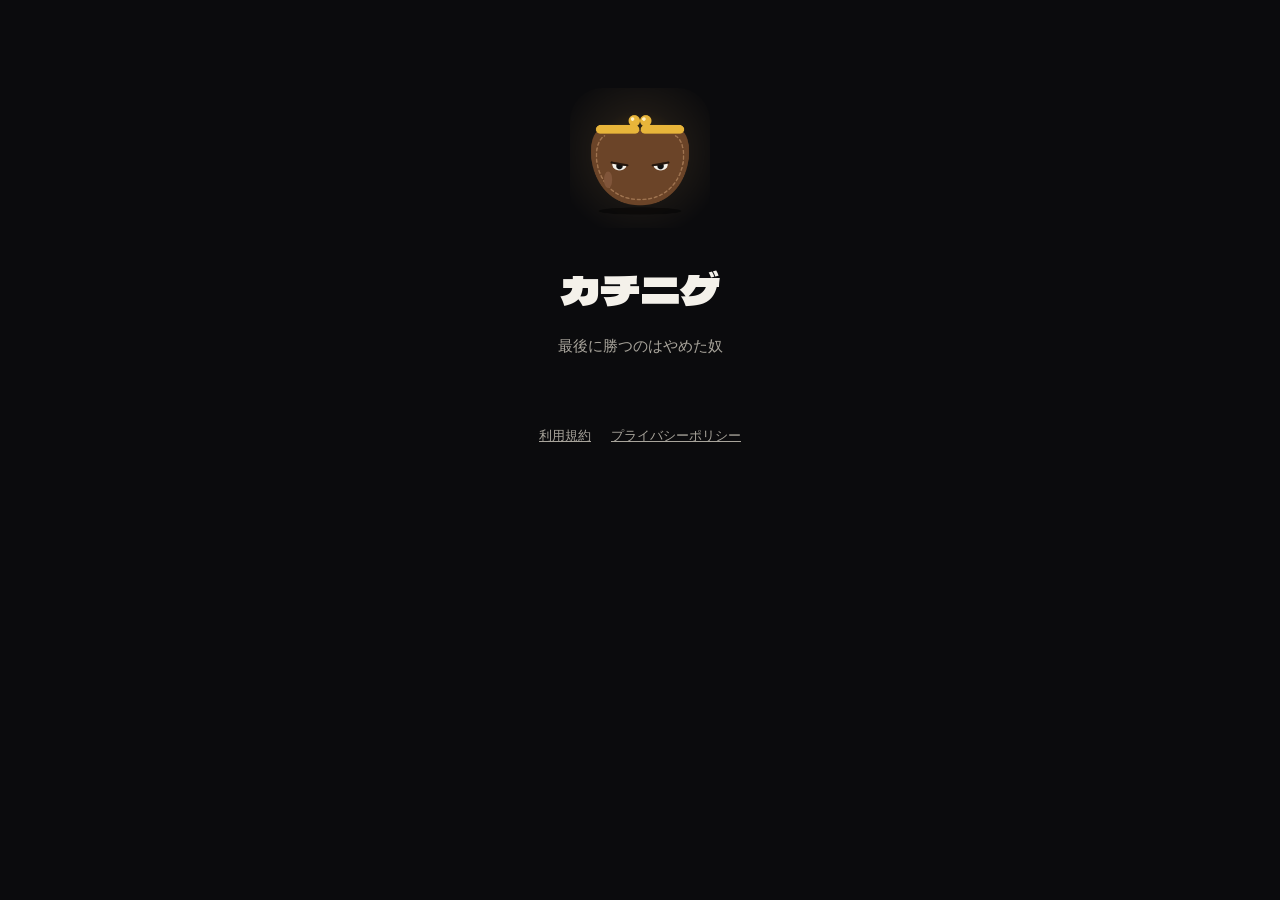
<file: index.html>
<!doctype html>
<html lang="ja">
<head>
<meta charset="utf-8">
<meta name="viewport" content="width=device-width, initial-scale=1">
<title>カチニゲ</title>
<meta name="description" content="ギャンブルとガチャをやめるアプリ。やめた日から浮いた金が毎秒増えていく。">
<link rel="preconnect" href="https://fonts.googleapis.com">
<link rel="stylesheet" href="https://fonts.googleapis.com/css2?family=Dela+Gothic+One&display=swap">
<link rel="stylesheet" href="style.css">
<link rel="icon" href="icon.png">
</head>
<body>
<main>
<div class="hero">
  <img src="icon.png" alt="カチニゲのアイコン ガマ吉">
  <h1>カチニゲ</h1>
  <p>最後に勝つのはやめた奴</p>
</div>
<footer style="justify-content:center">
  <a href="terms.html">利用規約</a>
  <a href="privacy.html">プライバシーポリシー</a>
</footer>
</main>
</body>
</html>
</file>
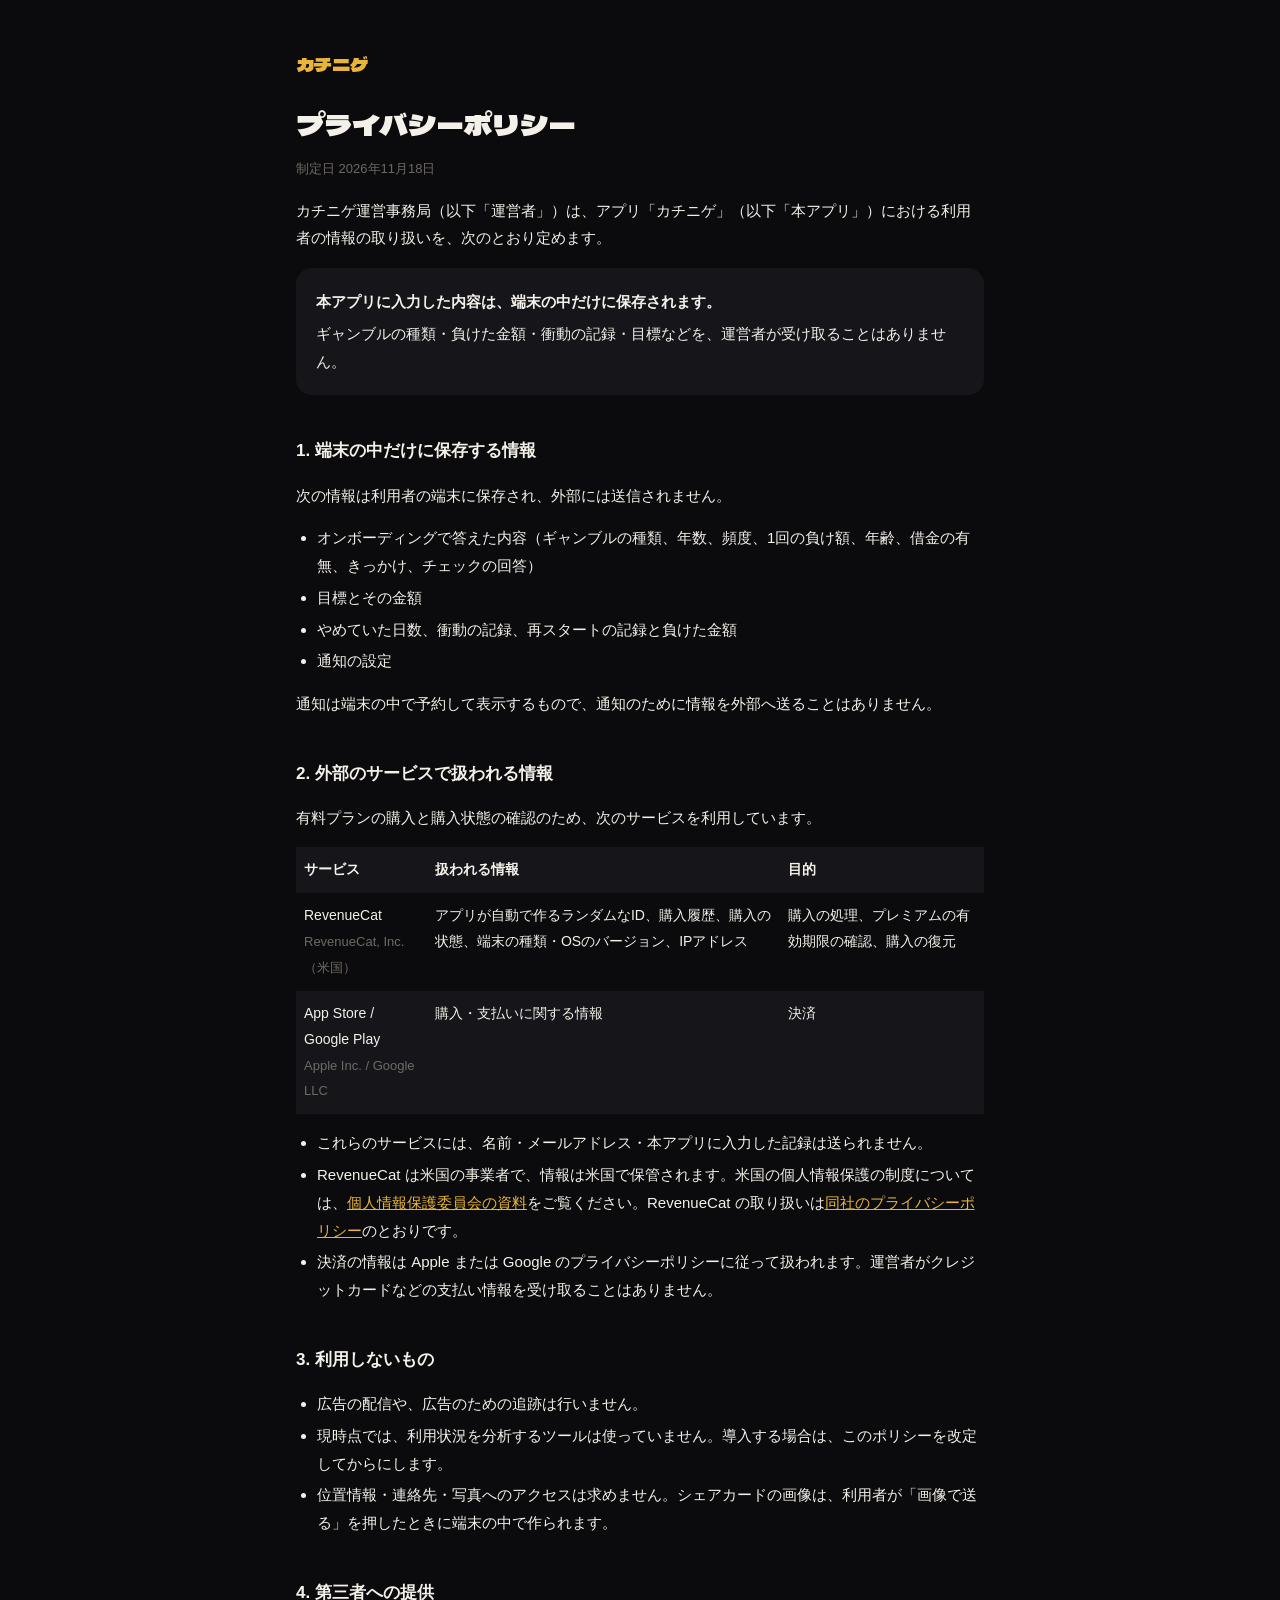
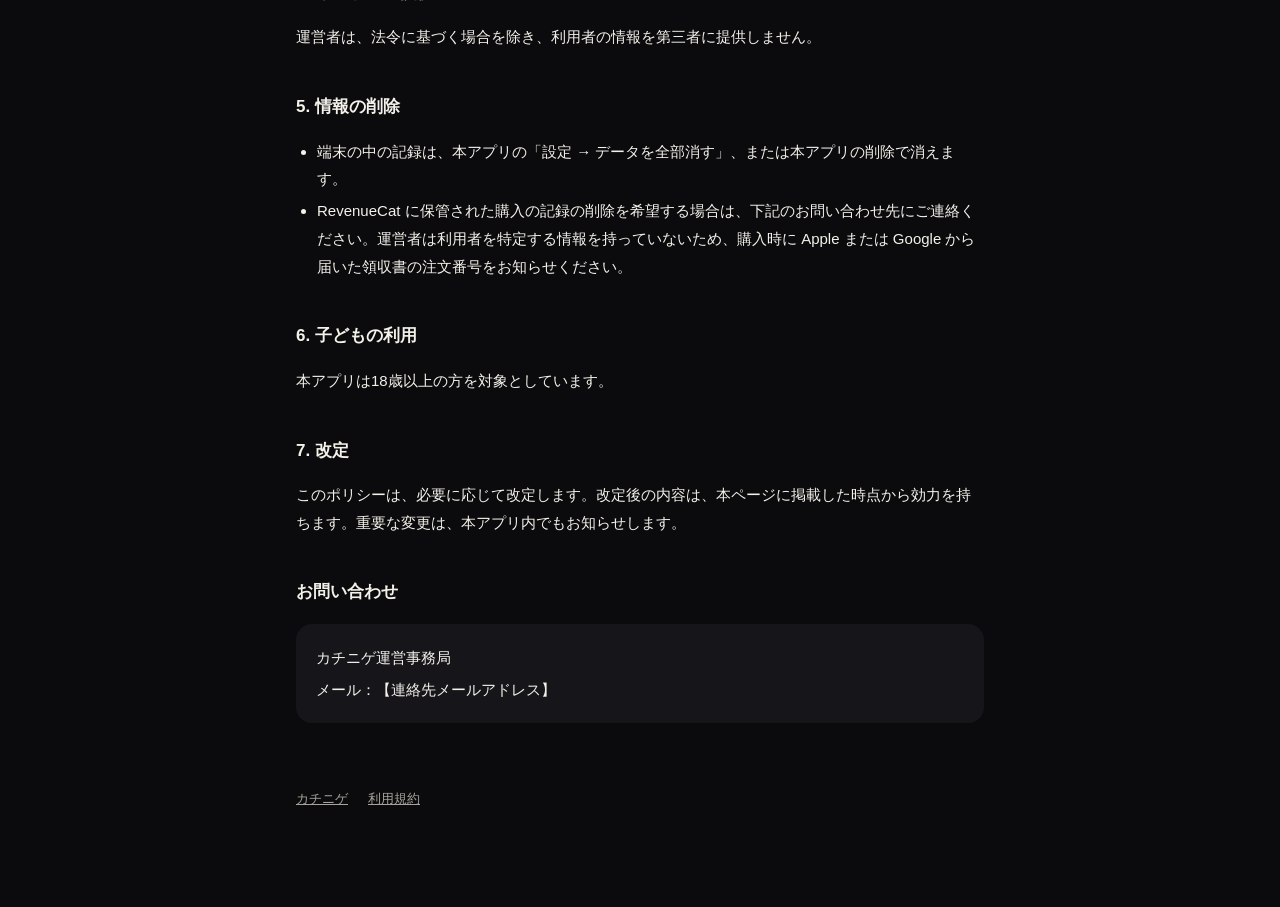
<file: privacy.html>
<!doctype html>
<html lang="ja">
<head>
<meta charset="utf-8">
<meta name="viewport" content="width=device-width, initial-scale=1">
<title>プライバシーポリシー | カチニゲ</title>
<link rel="preconnect" href="https://fonts.googleapis.com">
<link rel="stylesheet" href="https://fonts.googleapis.com/css2?family=Dela+Gothic+One&display=swap">
<link rel="stylesheet" href="style.css">
<link rel="icon" href="icon.png">
</head>
<body>
<main>
<a class="brand" href="./">カチニゲ</a>
<h1>プライバシーポリシー</h1>
<p class="meta">制定日 2026年11月18日</p>

<p>カチニゲ運営事務局（以下「運営者」）は、アプリ「カチニゲ」（以下「本アプリ」）における利用者の情報の取り扱いを、次のとおり定めます。</p>

<div class="box">
  <p><strong>本アプリに入力した内容は、端末の中だけに保存されます。</strong></p>
  <p>ギャンブルの種類・負けた金額・衝動の記録・目標などを、運営者が受け取ることはありません。</p>
</div>

<h2>1. 端末の中だけに保存する情報</h2>
<p>次の情報は利用者の端末に保存され、外部には送信されません。</p>
<ul>
  <li>オンボーディングで答えた内容（ギャンブルの種類、年数、頻度、1回の負け額、年齢、借金の有無、きっかけ、チェックの回答）</li>
  <li>目標とその金額</li>
  <li>やめていた日数、衝動の記録、再スタートの記録と負けた金額</li>
  <li>通知の設定</li>
</ul>
<p>通知は端末の中で予約して表示するもので、通知のために情報を外部へ送ることはありません。</p>

<h2>2. 外部のサービスで扱われる情報</h2>
<p>有料プランの購入と購入状態の確認のため、次のサービスを利用しています。</p>
<table>
  <tr><th>サービス</th><th>扱われる情報</th><th>目的</th></tr>
  <tr>
    <td>RevenueCat<br><span class="meta">RevenueCat, Inc.（米国）</span></td>
    <td>アプリが自動で作るランダムなID、購入履歴、購入の状態、端末の種類・OSのバージョン、IPアドレス</td>
    <td>購入の処理、プレミアムの有効期限の確認、購入の復元</td>
  </tr>
  <tr>
    <td>App Store / Google Play<br><span class="meta">Apple Inc. / Google LLC</span></td>
    <td>購入・支払いに関する情報</td>
    <td>決済</td>
  </tr>
</table>
<ul>
  <li>これらのサービスには、名前・メールアドレス・本アプリに入力した記録は送られません。</li>
  <li>RevenueCat は米国の事業者で、情報は米国で保管されます。米国の個人情報保護の制度については、<a href="https://www.ppc.go.jp/personalinfo/legal/kaiseihogohou/#gaikoku">個人情報保護委員会の資料</a>をご覧ください。RevenueCat の取り扱いは<a href="https://www.revenuecat.com/privacy">同社のプライバシーポリシー</a>のとおりです。</li>
  <li>決済の情報は Apple または Google のプライバシーポリシーに従って扱われます。運営者がクレジットカードなどの支払い情報を受け取ることはありません。</li>
</ul>

<h2>3. 利用しないもの</h2>
<ul>
  <li>広告の配信や、広告のための追跡は行いません。</li>
  <li>現時点では、利用状況を分析するツールは使っていません。導入する場合は、このポリシーを改定してからにします。</li>
  <li>位置情報・連絡先・写真へのアクセスは求めません。シェアカードの画像は、利用者が「画像で送る」を押したときに端末の中で作られます。</li>
</ul>

<h2>4. 第三者への提供</h2>
<p>運営者は、法令に基づく場合を除き、利用者の情報を第三者に提供しません。</p>

<h2>5. 情報の削除</h2>
<ul>
  <li>端末の中の記録は、本アプリの「設定 → データを全部消す」、または本アプリの削除で消えます。</li>
  <li>RevenueCat に保管された購入の記録の削除を希望する場合は、下記のお問い合わせ先にご連絡ください。運営者は利用者を特定する情報を持っていないため、購入時に Apple または Google から届いた領収書の注文番号をお知らせください。</li>
</ul>

<h2>6. 子どもの利用</h2>
<p>本アプリは18歳以上の方を対象としています。</p>

<h2>7. 改定</h2>
<p>このポリシーは、必要に応じて改定します。改定後の内容は、本ページに掲載した時点から効力を持ちます。重要な変更は、本アプリ内でもお知らせします。</p>

<h2>お問い合わせ</h2>
<div class="box">
  <p>カチニゲ運営事務局</p>
  <p>メール：【連絡先メールアドレス】</p>
</div>

<footer>
  <a href="./">カチニゲ</a>
  <a href="terms.html">利用規約</a>
</footer>
</main>
</body>
</html>
</file>
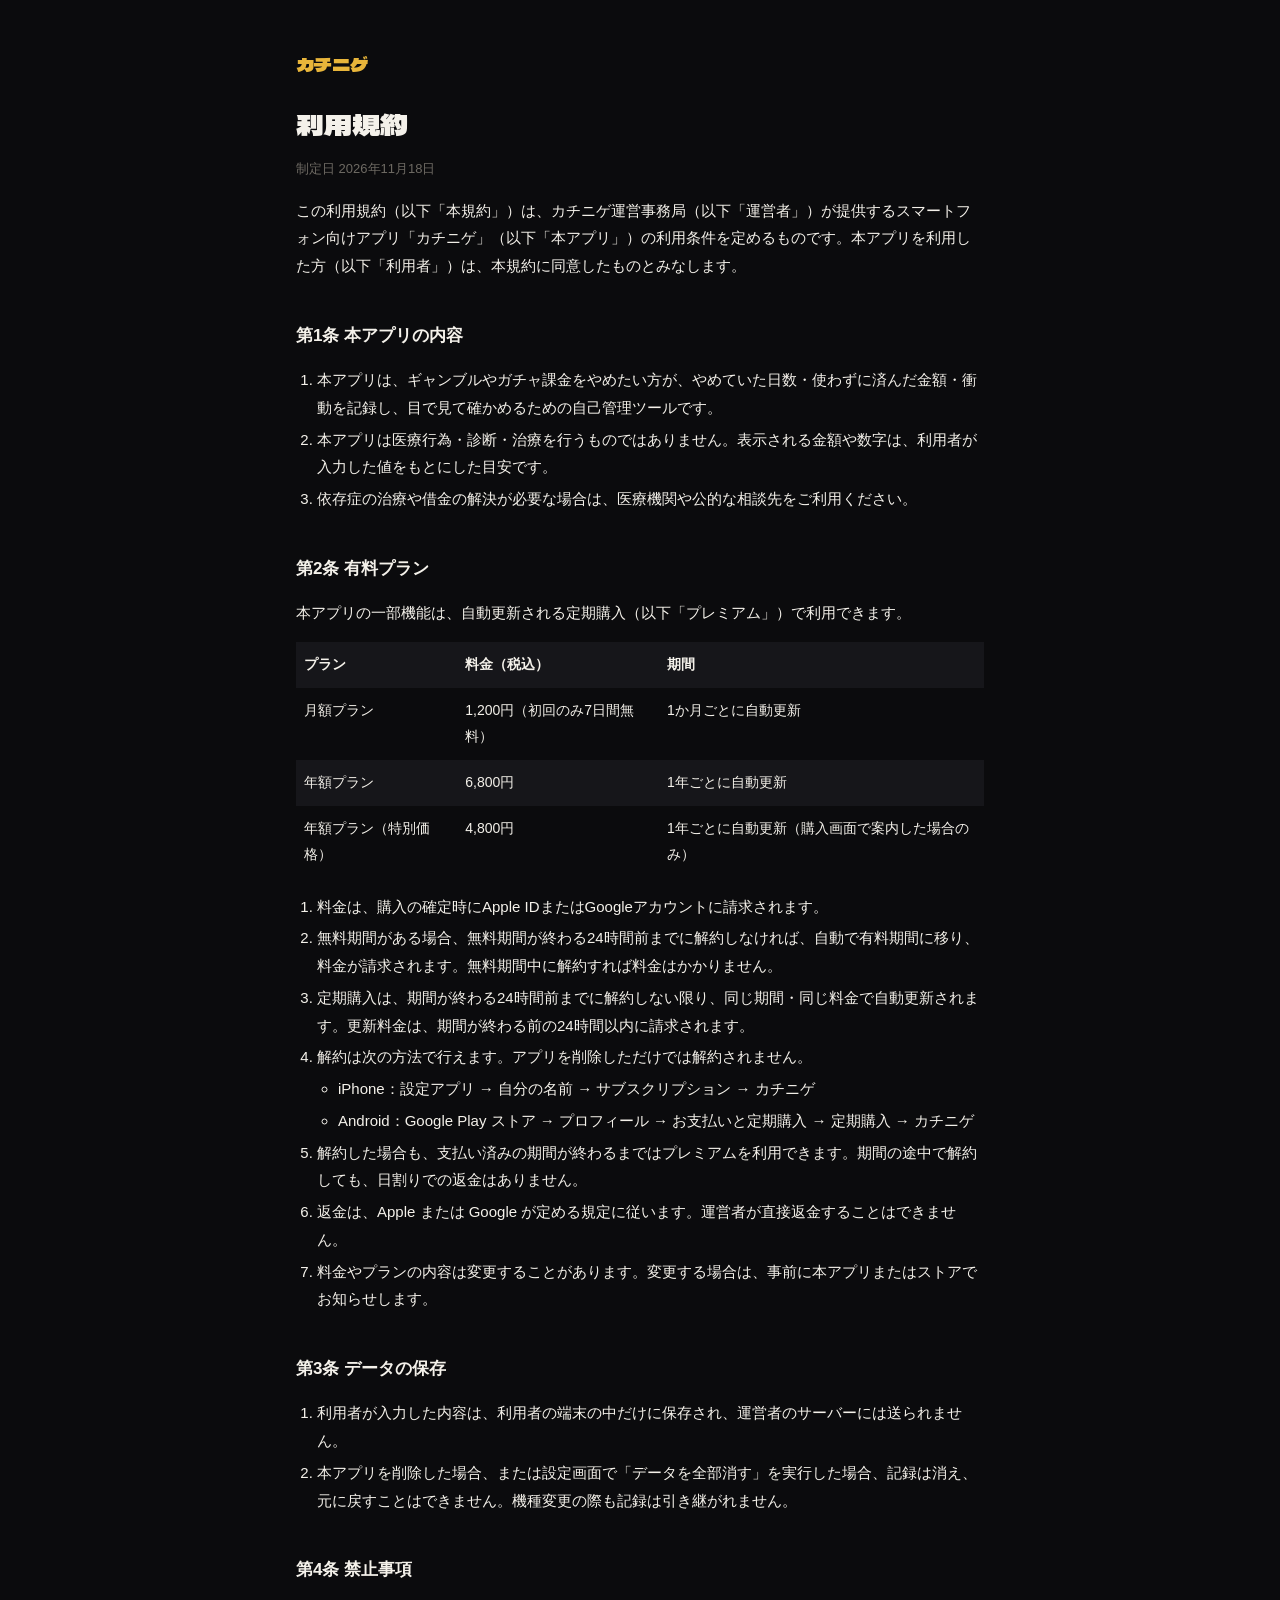
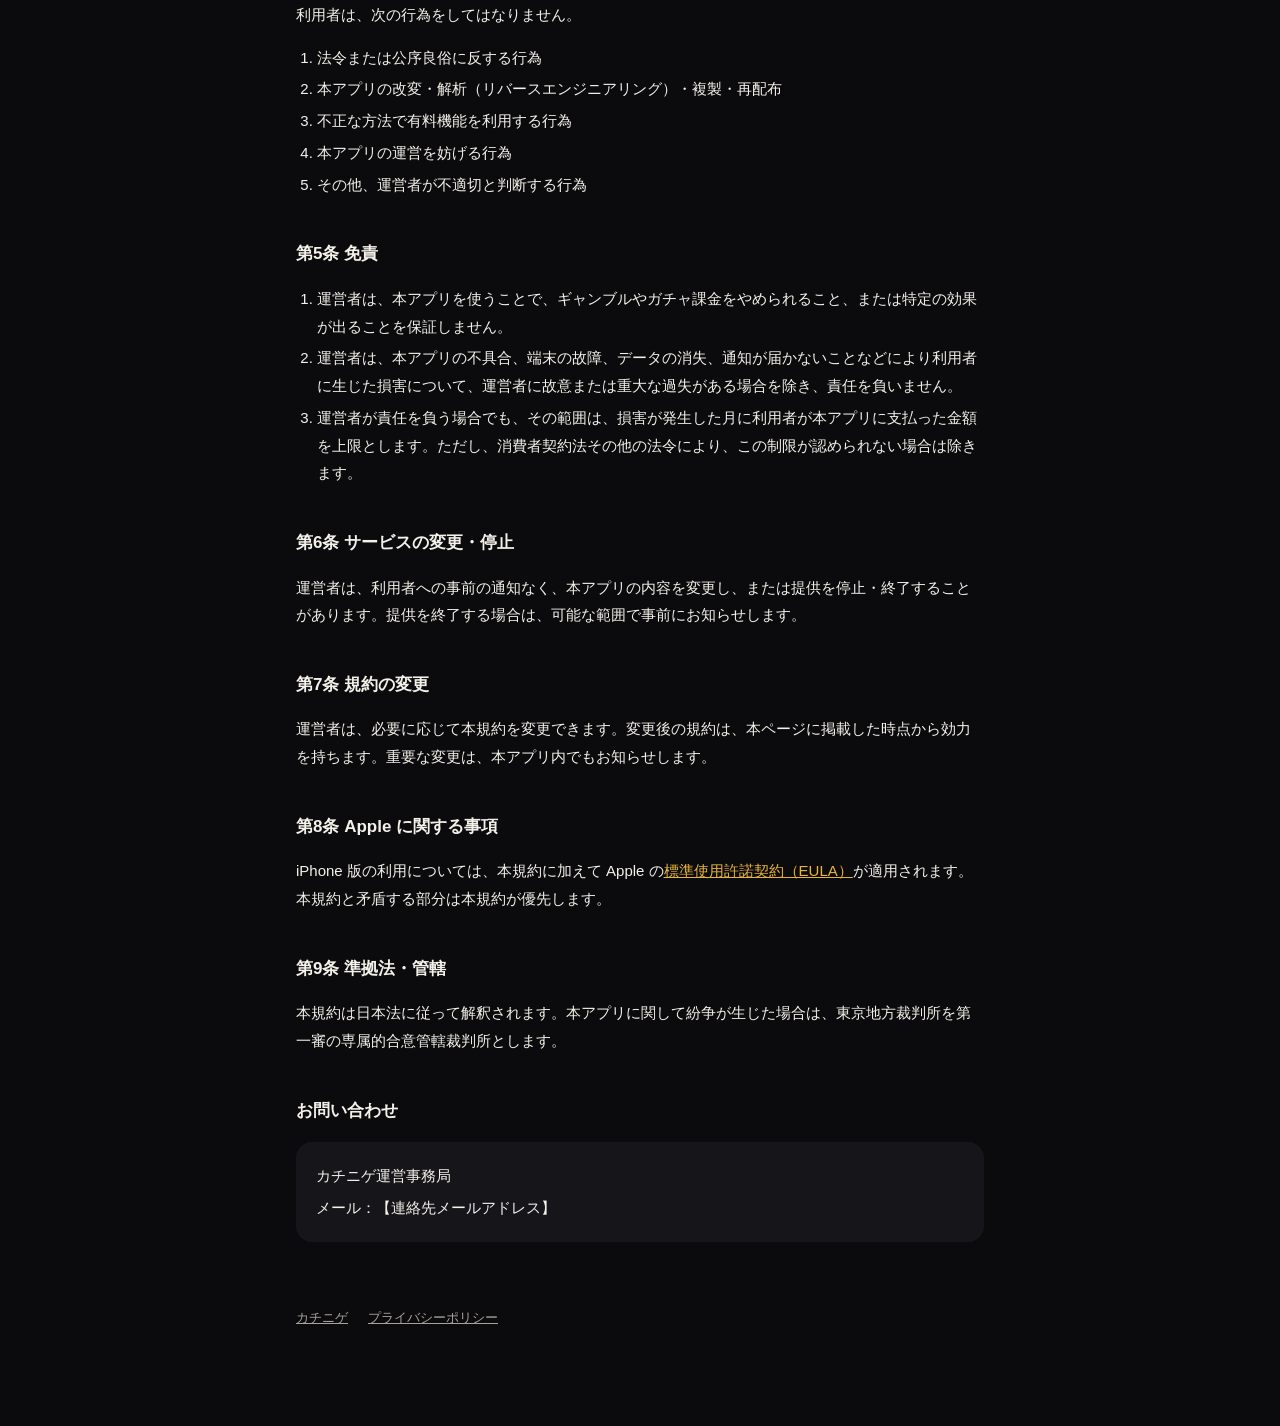
<file: terms.html>
<!doctype html>
<html lang="ja">
<head>
<meta charset="utf-8">
<meta name="viewport" content="width=device-width, initial-scale=1">
<title>利用規約 | カチニゲ</title>
<link rel="preconnect" href="https://fonts.googleapis.com">
<link rel="stylesheet" href="https://fonts.googleapis.com/css2?family=Dela+Gothic+One&display=swap">
<link rel="stylesheet" href="style.css">
<link rel="icon" href="icon.png">
</head>
<body>
<main>
<a class="brand" href="./">カチニゲ</a>
<h1>利用規約</h1>
<p class="meta">制定日 2026年11月18日</p>

<p>この利用規約（以下「本規約」）は、カチニゲ運営事務局（以下「運営者」）が提供するスマートフォン向けアプリ「カチニゲ」（以下「本アプリ」）の利用条件を定めるものです。本アプリを利用した方（以下「利用者」）は、本規約に同意したものとみなします。</p>

<h2>第1条 本アプリの内容</h2>
<ol>
  <li>本アプリは、ギャンブルやガチャ課金をやめたい方が、やめていた日数・使わずに済んだ金額・衝動を記録し、目で見て確かめるための自己管理ツールです。</li>
  <li>本アプリは医療行為・診断・治療を行うものではありません。表示される金額や数字は、利用者が入力した値をもとにした目安です。</li>
  <li>依存症の治療や借金の解決が必要な場合は、医療機関や公的な相談先をご利用ください。</li>
</ol>

<h2>第2条 有料プラン</h2>
<p>本アプリの一部機能は、自動更新される定期購入（以下「プレミアム」）で利用できます。</p>
<table>
  <tr><th>プラン</th><th>料金（税込）</th><th>期間</th></tr>
  <tr><td>月額プラン</td><td>1,200円（初回のみ7日間無料）</td><td>1か月ごとに自動更新</td></tr>
  <tr><td>年額プラン</td><td>6,800円</td><td>1年ごとに自動更新</td></tr>
  <tr><td>年額プラン（特別価格）</td><td>4,800円</td><td>1年ごとに自動更新（購入画面で案内した場合のみ）</td></tr>
</table>
<ol>
  <li>料金は、購入の確定時にApple IDまたはGoogleアカウントに請求されます。</li>
  <li>無料期間がある場合、無料期間が終わる24時間前までに解約しなければ、自動で有料期間に移り、料金が請求されます。無料期間中に解約すれば料金はかかりません。</li>
  <li>定期購入は、期間が終わる24時間前までに解約しない限り、同じ期間・同じ料金で自動更新されます。更新料金は、期間が終わる前の24時間以内に請求されます。</li>
  <li>解約は次の方法で行えます。アプリを削除しただけでは解約されません。
    <ul>
      <li>iPhone：設定アプリ → 自分の名前 → サブスクリプション → カチニゲ</li>
      <li>Android：Google Play ストア → プロフィール → お支払いと定期購入 → 定期購入 → カチニゲ</li>
    </ul>
  </li>
  <li>解約した場合も、支払い済みの期間が終わるまではプレミアムを利用できます。期間の途中で解約しても、日割りでの返金はありません。</li>
  <li>返金は、Apple または Google が定める規定に従います。運営者が直接返金することはできません。</li>
  <li>料金やプランの内容は変更することがあります。変更する場合は、事前に本アプリまたはストアでお知らせします。</li>
</ol>

<h2>第3条 データの保存</h2>
<ol>
  <li>利用者が入力した内容は、利用者の端末の中だけに保存され、運営者のサーバーには送られません。</li>
  <li>本アプリを削除した場合、または設定画面で「データを全部消す」を実行した場合、記録は消え、元に戻すことはできません。機種変更の際も記録は引き継がれません。</li>
</ol>

<h2>第4条 禁止事項</h2>
<p>利用者は、次の行為をしてはなりません。</p>
<ol>
  <li>法令または公序良俗に反する行為</li>
  <li>本アプリの改変・解析（リバースエンジニアリング）・複製・再配布</li>
  <li>不正な方法で有料機能を利用する行為</li>
  <li>本アプリの運営を妨げる行為</li>
  <li>その他、運営者が不適切と判断する行為</li>
</ol>

<h2>第5条 免責</h2>
<ol>
  <li>運営者は、本アプリを使うことで、ギャンブルやガチャ課金をやめられること、または特定の効果が出ることを保証しません。</li>
  <li>運営者は、本アプリの不具合、端末の故障、データの消失、通知が届かないことなどにより利用者に生じた損害について、運営者に故意または重大な過失がある場合を除き、責任を負いません。</li>
  <li>運営者が責任を負う場合でも、その範囲は、損害が発生した月に利用者が本アプリに支払った金額を上限とします。ただし、消費者契約法その他の法令により、この制限が認められない場合は除きます。</li>
</ol>

<h2>第6条 サービスの変更・停止</h2>
<p>運営者は、利用者への事前の通知なく、本アプリの内容を変更し、または提供を停止・終了することがあります。提供を終了する場合は、可能な範囲で事前にお知らせします。</p>

<h2>第7条 規約の変更</h2>
<p>運営者は、必要に応じて本規約を変更できます。変更後の規約は、本ページに掲載した時点から効力を持ちます。重要な変更は、本アプリ内でもお知らせします。</p>

<h2>第8条 Apple に関する事項</h2>
<p>iPhone 版の利用については、本規約に加えて Apple の<a href="https://www.apple.com/legal/internet-services/itunes/dev/stdeula/">標準使用許諾契約（EULA）</a>が適用されます。本規約と矛盾する部分は本規約が優先します。</p>

<h2>第9条 準拠法・管轄</h2>
<p>本規約は日本法に従って解釈されます。本アプリに関して紛争が生じた場合は、東京地方裁判所を第一審の専属的合意管轄裁判所とします。</p>

<h2>お問い合わせ</h2>
<div class="box">
  <p>カチニゲ運営事務局</p>
  <p>メール：【連絡先メールアドレス】</p>
</div>

<footer>
  <a href="./">カチニゲ</a>
  <a href="privacy.html">プライバシーポリシー</a>
</footer>
</main>
</body>
</html>
</file>
<file: style.css>
:root {
  --bg: #0B0B0D;
  --surface: #16161A;
  --gold: #E8B53A;
  --text: #F4F1EA;
  --sub: #A8A49B;
  --mute: #6E6A63;
}
* { box-sizing: border-box; }
html { -webkit-text-size-adjust: 100%; }
body {
  margin: 0;
  background: var(--bg);
  color: var(--text);
  font-family: -apple-system, BlinkMacSystemFont, "Hiragino Sans", "Noto Sans JP", "Yu Gothic", sans-serif;
  line-height: 1.85;
  font-size: 15px;
}
main { max-width: 720px; margin: 0 auto; padding: 48px 16px 96px; }
a { color: var(--gold); }
.brand { font-family: "Dela Gothic One", sans-serif; color: var(--gold); text-decoration: none; font-size: 18px; }
h1 { font-family: "Dela Gothic One", sans-serif; font-weight: 400; font-size: 28px; line-height: 1.4; margin: 24px 0 8px; }
h2 { font-size: 17px; margin: 40px 0 8px; }
p, li { color: var(--text); }
ol, ul { padding-left: 1.4em; }
li { margin: 4px 0; }
.meta { color: var(--mute); font-size: 13px; }
.box { background: var(--surface); border-radius: 16px; padding: 16px 20px; margin: 16px 0; }
.box p { margin: 4px 0; }
table { width: 100%; border-collapse: collapse; margin: 12px 0; font-size: 14px; }
th, td { text-align: left; padding: 10px 8px; vertical-align: top; }
tr:nth-child(odd) td, tr:nth-child(odd) th { background: var(--surface); }
footer { margin-top: 64px; color: var(--mute); font-size: 13px; display: flex; gap: 20px; flex-wrap: wrap; }
footer a { color: var(--sub); }
.hero { text-align: center; padding-top: 40px; }
.hero img { width: 140px; height: 140px; border-radius: 32px; }
.hero h1 { font-size: 40px; margin-top: 24px; }
.hero p { color: var(--sub); }
</file>
